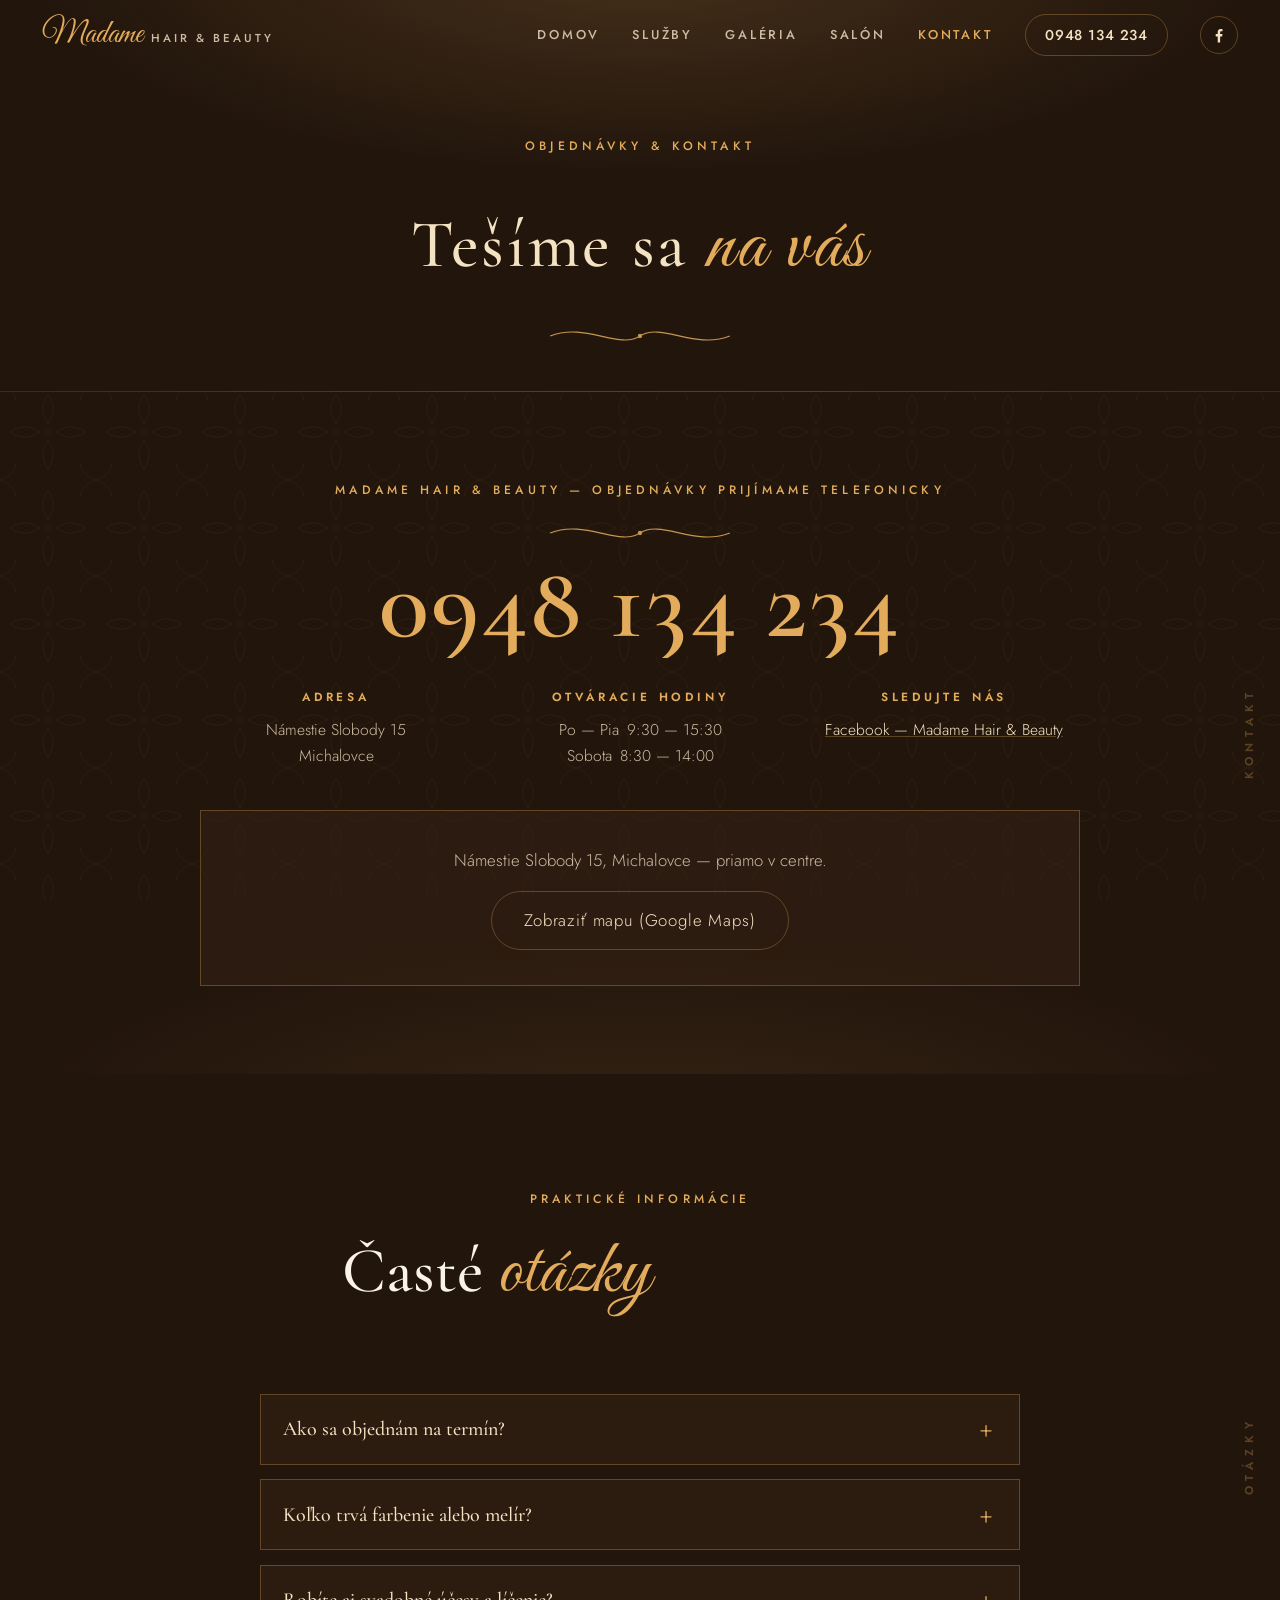
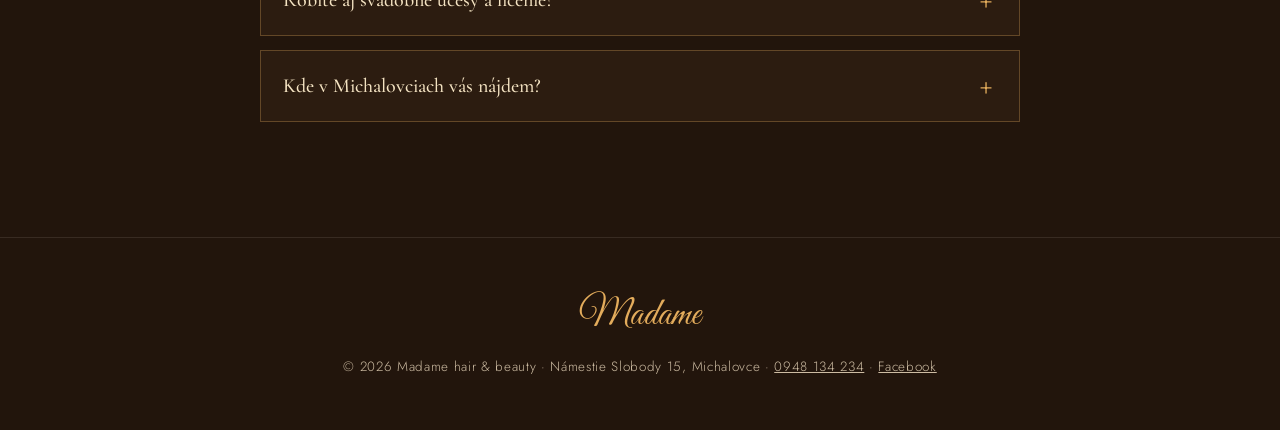
<file: kontakt.html>
<!DOCTYPE html>
<html lang="sk">
<head>
<meta charset="UTF-8">
<meta name="viewport" content="width=device-width, initial-scale=1.0">
<title>Kontakt a objednávky — 0948 134 234 | Madame hair &amp; beauty Michalovce</title>
<meta name="description" content="Objednajte sa do salónu Madame hair & beauty Michalovce na 0948 134 234. Námestie Slobody 15, otváracie hodiny Po–Pia 9:30–15:30, So 8:30–14:00.">
<meta name="robots" content="index, follow">
<meta name="theme-color" content="#170d08">
<script>
window.dataLayer = window.dataLayer || [];
function gtag(){dataLayer.push(arguments);}
gtag('consent', 'default', {
  ad_storage: 'denied', ad_user_data: 'denied', ad_personalization: 'denied',
  analytics_storage: 'denied', functionality_storage: 'denied',
  personalization_storage: 'denied', security_storage: 'granted', wait_for_update: 500
});
</script>
<script>(function(w,d,s,l,i){w[l]=w[l]||[];w[l].push({'gtm.start':
new Date().getTime(),event:'gtm.js'});var f=d.getElementsByTagName(s)[0],
j=d.createElement(s),dl=l!='dataLayer'?'&l='+l:'';j.async=true;j.src=
'https://www.googletagmanager.com/gtm.js?id='+i+dl;f.parentNode.insertBefore(j,f);
})(window,document,'script','dataLayer','GTM-NZXLTB38');</script>
<link rel="canonical" href="https://kadernictvomichalovce.sk/kontakt.html">
<link rel="icon" type="image/svg+xml" href="favicon.svg">
<link rel="apple-touch-icon" sizes="180x180" href="apple-touch-icon.png">

<meta property="og:type" content="website">
<meta property="og:locale" content="sk_SK">
<meta property="og:site_name" content="Madame hair &amp; beauty">
<meta property="og:title" content="Kontakt a objednávky — 0948 134 234 | Madame hair &amp; beauty Michalovce">
<meta property="og:description" content="Objednajte sa do salónu Madame hair & beauty Michalovce na 0948 134 234. Námestie Slobody 15, otváracie hodiny Po–Pia 9:30–15:30, So 8:30–14:00.">
<meta property="og:url" content="https://kadernictvomichalovce.sk/kontakt.html">
<meta property="og:image" content="https://kadernictvomichalovce.sk/images/vizitka-zena.webp">
<meta name="twitter:card" content="summary_large_image">

<script type="application/ld+json">
{
  "@context": "https://schema.org",
  "@type": "HairSalon",
  "name": "Madame hair & beauty",
  "description": "Kaderníctvo, mihalnice, účesy, líčenie a predlžovanie vlasov v Michalovciach.",
  "url": "https://kadernictvomichalovce.sk/",
  "telephone": "+421948134234",
  "image": "https://kadernictvomichalovce.sk/images/vizitka-zena.webp",
  "address": {
    "@type": "PostalAddress",
    "streetAddress": "Námestie Slobody 15",
    "postalCode": "071 01",
    "addressLocality": "Michalovce",
    "addressCountry": "SK"
  },
  "openingHoursSpecification": [
    { "@type": "OpeningHoursSpecification", "dayOfWeek": ["Monday","Tuesday","Wednesday","Thursday","Friday"], "opens": "09:30", "closes": "15:30" },
    { "@type": "OpeningHoursSpecification", "dayOfWeek": "Saturday", "opens": "08:30", "closes": "14:00" }
  ],
  "geo": { "@type": "GeoCoordinates", "latitude": 48.7553612, "longitude": 21.9120866 },
  "hasMap": "https://maps.google.com/?q=Kadernictvo+Madame+hair%26beauty,+N%C3%A1mestie+slobody+15,+Michalovce",
  "sameAs": ["https://www.facebook.com/profile.php?id=100063642699656"],
  "priceRange": "€€"
}
</script>

<link rel="preload" href="fonts/great-vibes-v21-latin_latin-ext-regular.woff2" as="font" type="font/woff2" crossorigin>
<link rel="preload" href="fonts/cormorant-garamond-v21-latin_latin-ext-500.woff2" as="font" type="font/woff2" crossorigin>
<link rel="stylesheet" href="css/style.css?v=28">
</head>
<body>
<header class="site-head" id="top">
  <a class="brand" href="index.html" id="brand" aria-label="Madame hair &amp; beauty — domov">
    <span class="brand-script">Madame</span>
    <span class="brand-sub">hair &amp; beauty</span>
  </a>
  <nav class="site-nav" id="mainnav" aria-label="Hlavná navigácia">
    <a href="index.html">Domov</a>
    <a href="sluzby.html">Služby</a>
    <a href="galeria.html">Galéria</a>
    <a href="salon.html">Salón</a>
    <a href="kontakt.html" class="is-active">Kontakt</a>
  </nav>
  <a class="head-cta magnetic" href="tel:+421948134234">0948 134 234</a>
  <a class="head-fb magnetic" href="https://www.facebook.com/profile.php?id=100063642699656" target="_blank" rel="noopener" aria-label="Facebook — Madame Hair &amp; Beauty"><svg viewBox="0 0 24 24" aria-hidden="true"><path d="M13.5 22v-8h2.7l.4-3.2h-3.1V8.7c0-.9.3-1.6 1.7-1.6h1.5V4.2C16.4 4.1 15.4 4 14.3 4c-2.4 0-4 1.4-4 4.1v2.7H7.6V14h2.7v8Z"/></svg></a>
  <button class="nav-toggle" aria-label="Menu" aria-expanded="false" aria-controls="mainnav"><span></span><span></span><span></span></button>
</header>

<main>

  <section class="page-head">
    <p class="byline">Objednávky &amp; kontakt</p>
    <h1>Tešíme sa <em>na vás</em></h1>
    <svg class="flourish flourish--center" viewBox="0 0 220 20" aria-hidden="true"><path d="M6 10 C 46 -6, 86 26, 110 10 C 134 -6, 174 26, 214 10"/><circle cx="110" cy="10" r="2.5"/></svg>
  </section>

  <section class="contact" id="kontakt" itemscope itemtype="https://schema.org/HairSalon">
    <span class="side-label" aria-hidden="true">Kontakt</span>
    <div class="contact-inner">
      <p class="byline rv"><span itemprop="name">Madame hair &amp; beauty</span> — objednávky prijímame telefonicky</p>
      <svg class="flourish flourish--center" viewBox="0 0 220 20" aria-hidden="true"><path d="M6 10 C 46 -6, 86 26, 110 10 C 134 -6, 174 26, 214 10"/><circle cx="110" cy="10" r="2.5"/></svg>
      <a class="tel-huge shimmer rv" href="tel:+421948134234" itemprop="telephone">0948 134 234</a>
      <div class="contact-meta rv">
        <div>
          <h3>Adresa</h3>
          <p itemprop="address" itemscope itemtype="https://schema.org/PostalAddress"><span itemprop="streetAddress">Námestie Slobody 15</span><br><span itemprop="addressLocality">Michalovce</span></p>
        </div>
        <div>
          <h3>Otváracie hodiny</h3>
          <p>Po — Pia&ensp;9:30 — 15:30<br>Sobota&ensp;8:30 — 14:00</p>
        </div>
        <div>
          <h3>Sledujte nás</h3>
          <p><a href="https://www.facebook.com/profile.php?id=100063642699656" rel="noopener" target="_blank">Facebook — Madame Hair &amp; Beauty</a></p>
        </div>
      </div>
    </div>

    <div class="map-facade rv" data-embed="https://www.google.com/maps?q=N%C3%A1mestie+Slobody+15,+Michalovce&output=embed">
      <p>Námestie Slobody 15, Michalovce — priamo v centre.</p>
      <button class="btn btn-ghost" type="button">Zobraziť mapu (Google Maps)</button>
    </div>
  </section>

  <section class="faq" id="faq">
    <span class="side-label" aria-hidden="true">Otázky</span>
    <header class="sec-head rv">
      <p class="byline">Praktické informácie</p>
      <h2>Časté <em>otázky</em></h2>
    </header>
    <div class="faq-list">
      <details class="rv">
        <summary>Ako sa objednám na termín?</summary>
        <p>Najjednoduchšie telefonicky na čísle 0948 134 234. Ak práve strihárne, farbíme alebo
        lepíme mihalnice, nedvíhame — pošlite SMS a ozveme sa hneď, ako budeme mať voľné ruky.</p>
      </details>
      <details class="rv">
        <summary>Koľko trvá farbenie alebo melír?</summary>
        <p>Podľa dĺžky a hustoty vlasov počítajte s dvomi až štyrmi hodinami. Pri objednaní vám
        povieme presnejší odhad, aby ste si vedeli naplánovať deň.</p>
      </details>
      <details class="rv">
        <summary>Robíte aj svadobné účesy a líčenie?</summary>
        <p>Áno — svadobný účes aj make-up pripravíme vopred na skúšku, aby ste vo veľký deň
        presne vedeli, ako budete vyzerať. Termíny na svadobnú sezónu odporúčame rezervovať skôr.</p>
      </details>
      <details class="rv">
        <summary>Kde v Michalovciach vás nájdem?</summary>
        <p>Na Námestí Slobody 15, priamo v centre mesta. Zastavíte sa k nám pohodlne pešo
        aj počas obedňajšej prestávky.</p>
      </details>
    </div>
  </section>

</main>

<footer class="site-foot">
  <span class="foot-script">Madame</span>
  <p>© 2026 Madame hair &amp; beauty · Námestie Slobody 15, Michalovce · <a href="tel:+421948134234">0948 134 234</a> · <a href="https://www.facebook.com/profile.php?id=100063642699656" target="_blank" rel="noopener">Facebook</a></p>
</footer>

<a class="sticky-cta magnetic" href="tel:+421948134234" aria-label="Objednať sa telefonicky">Objednať sa</a>

<script src="js/main.js?v=27"></script>
</body>
</html>
</file>
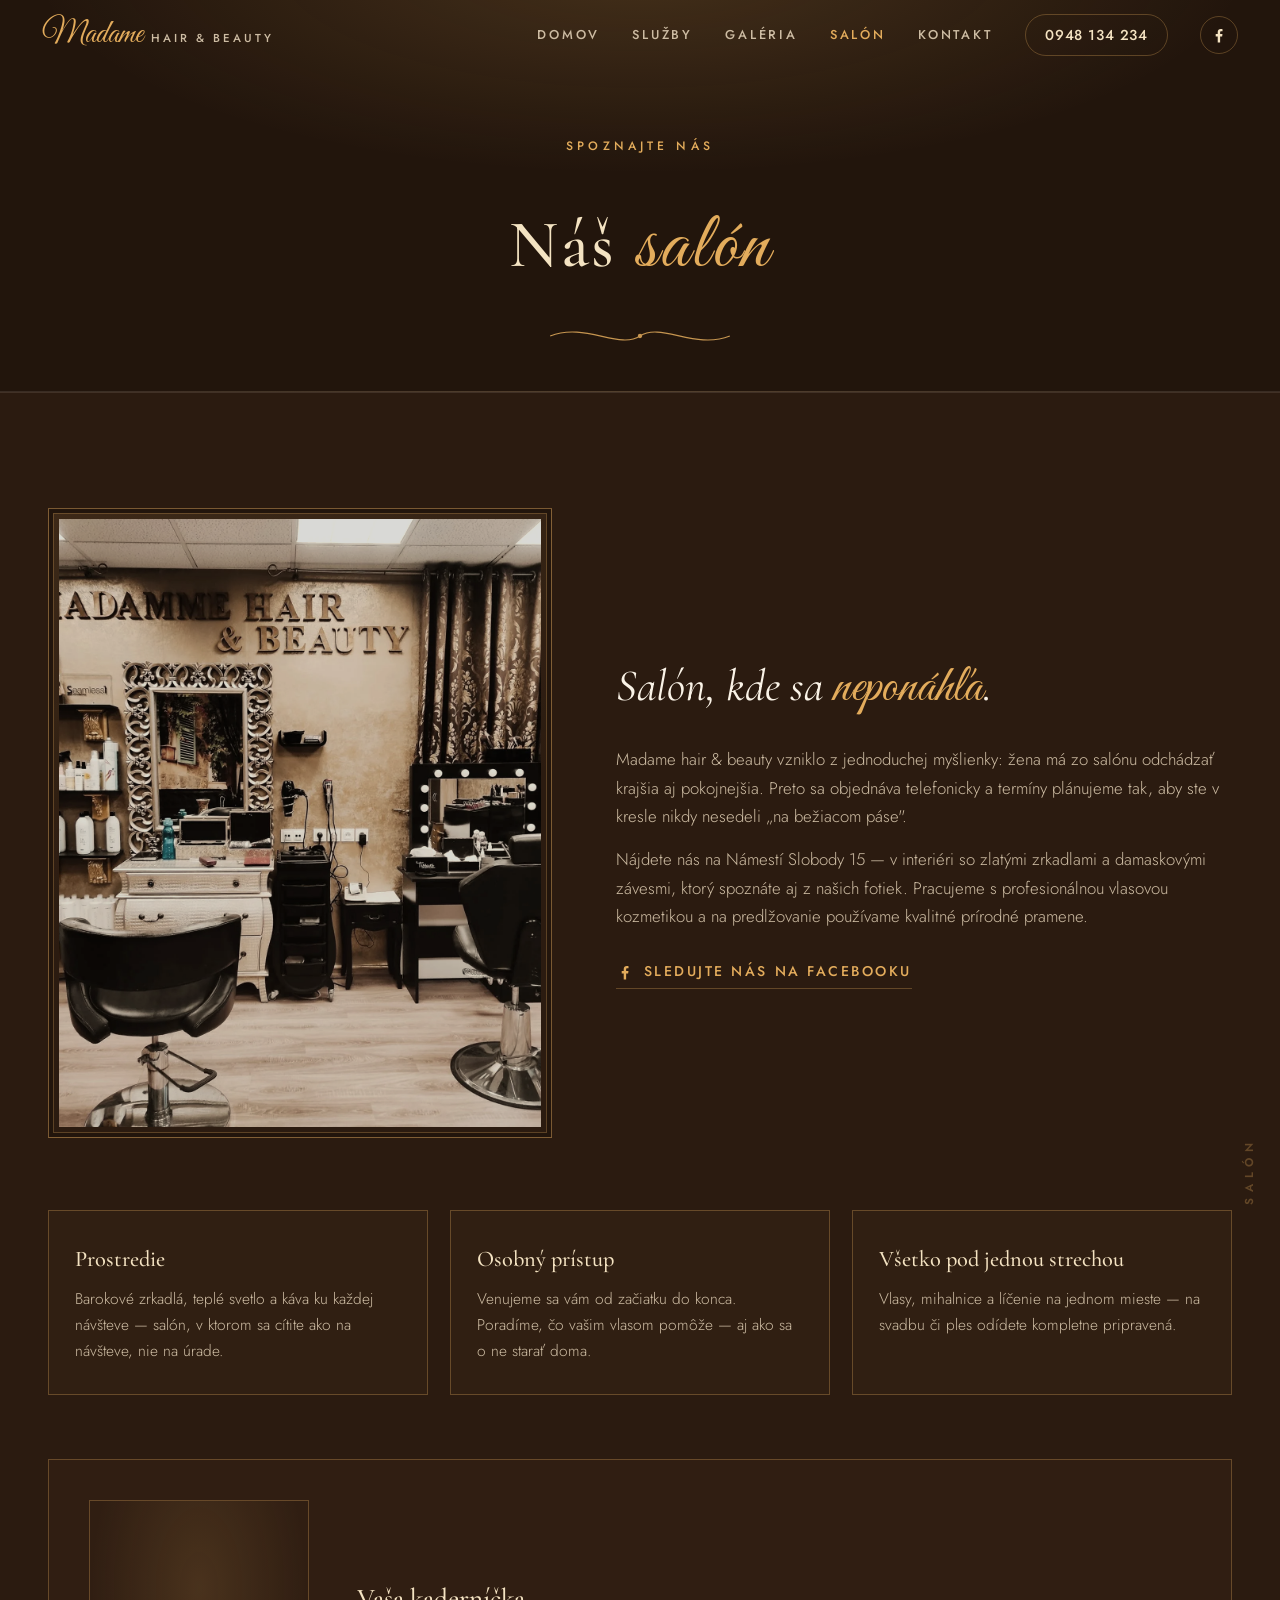
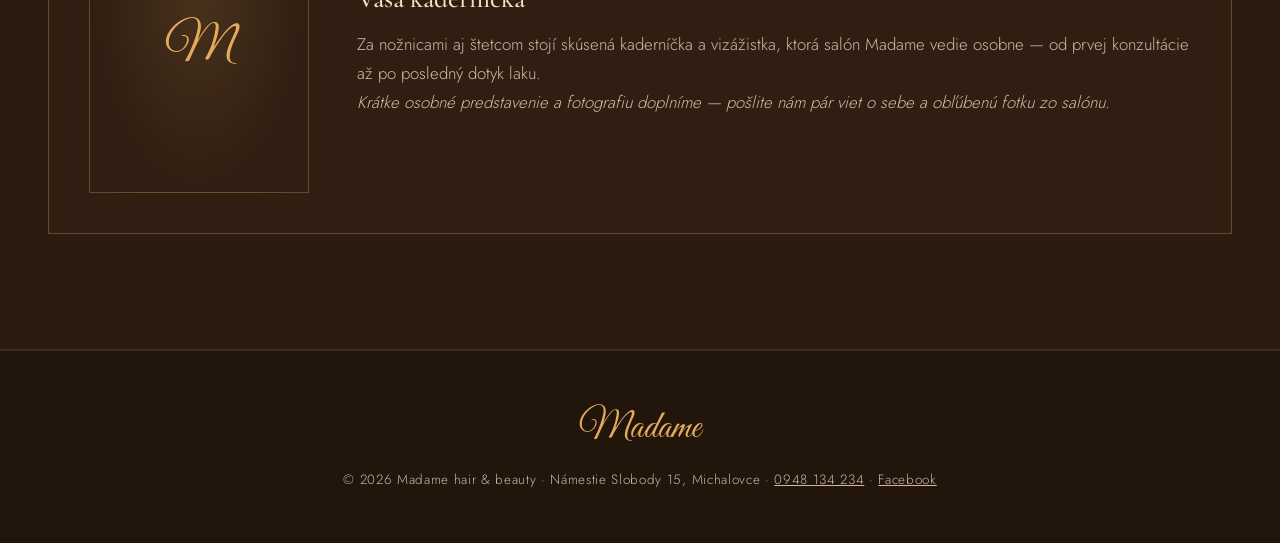
<file: salon.html>
<!DOCTYPE html>
<html lang="sk">
<head>
<meta charset="UTF-8">
<meta name="viewport" content="width=device-width, initial-scale=1.0">
<title>O salóne — Madame hair &amp; beauty, Námestie Slobody 15 Michalovce</title>
<meta name="description" content="Salón Madame hair & beauty v centre Michaloviec — vlasy, mihalnice a líčenie pod jednou strechou. Spoznajte náš salón na Námestí Slobody 15.">
<meta name="robots" content="index, follow">
<meta name="theme-color" content="#170d08">
<script>
window.dataLayer = window.dataLayer || [];
function gtag(){dataLayer.push(arguments);}
gtag('consent', 'default', {
  ad_storage: 'denied', ad_user_data: 'denied', ad_personalization: 'denied',
  analytics_storage: 'denied', functionality_storage: 'denied',
  personalization_storage: 'denied', security_storage: 'granted', wait_for_update: 500
});
</script>
<script>(function(w,d,s,l,i){w[l]=w[l]||[];w[l].push({'gtm.start':
new Date().getTime(),event:'gtm.js'});var f=d.getElementsByTagName(s)[0],
j=d.createElement(s),dl=l!='dataLayer'?'&l='+l:'';j.async=true;j.src=
'https://www.googletagmanager.com/gtm.js?id='+i+dl;f.parentNode.insertBefore(j,f);
})(window,document,'script','dataLayer','GTM-NZXLTB38');</script>
<link rel="canonical" href="https://kadernictvomichalovce.sk/salon.html">
<link rel="icon" type="image/svg+xml" href="favicon.svg">
<link rel="apple-touch-icon" sizes="180x180" href="apple-touch-icon.png">

<meta property="og:type" content="website">
<meta property="og:locale" content="sk_SK">
<meta property="og:site_name" content="Madame hair &amp; beauty">
<meta property="og:title" content="O salóne — Madame hair &amp; beauty, Námestie Slobody 15 Michalovce">
<meta property="og:description" content="Salón Madame hair & beauty v centre Michaloviec — vlasy, mihalnice a líčenie pod jednou strechou. Spoznajte náš salón na Námestí Slobody 15.">
<meta property="og:url" content="https://kadernictvomichalovce.sk/salon.html">
<meta property="og:image" content="https://kadernictvomichalovce.sk/images/vizitka-zena.webp">
<meta name="twitter:card" content="summary_large_image">

<link rel="preload" href="fonts/great-vibes-v21-latin_latin-ext-regular.woff2" as="font" type="font/woff2" crossorigin>
<link rel="preload" href="fonts/cormorant-garamond-v21-latin_latin-ext-500.woff2" as="font" type="font/woff2" crossorigin>
<link rel="stylesheet" href="css/style.css?v=28">
</head>
<body>
<header class="site-head" id="top">
  <a class="brand" href="index.html" id="brand" aria-label="Madame hair &amp; beauty — domov">
    <span class="brand-script">Madame</span>
    <span class="brand-sub">hair &amp; beauty</span>
  </a>
  <nav class="site-nav" id="mainnav" aria-label="Hlavná navigácia">
    <a href="index.html">Domov</a>
    <a href="sluzby.html">Služby</a>
    <a href="galeria.html">Galéria</a>
    <a href="salon.html" class="is-active">Salón</a>
    <a href="kontakt.html">Kontakt</a>
  </nav>
  <a class="head-cta magnetic" href="tel:+421948134234">0948 134 234</a>
  <a class="head-fb magnetic" href="https://www.facebook.com/profile.php?id=100063642699656" target="_blank" rel="noopener" aria-label="Facebook — Madame Hair &amp; Beauty"><svg viewBox="0 0 24 24" aria-hidden="true"><path d="M13.5 22v-8h2.7l.4-3.2h-3.1V8.7c0-.9.3-1.6 1.7-1.6h1.5V4.2C16.4 4.1 15.4 4 14.3 4c-2.4 0-4 1.4-4 4.1v2.7H7.6V14h2.7v8Z"/></svg></a>
  <button class="nav-toggle" aria-label="Menu" aria-expanded="false" aria-controls="mainnav"><span></span><span></span><span></span></button>
</header>

<main>

  <section class="page-head">
    <p class="byline">Spoznajte nás</p>
    <h1>Náš <em>salón</em></h1>
    <svg class="flourish flourish--center" viewBox="0 0 220 20" aria-hidden="true"><path d="M6 10 C 46 -6, 86 26, 110 10 C 134 -6, 174 26, 214 10"/><circle cx="110" cy="10" r="2.5"/></svg>
  </section>

  <section class="about" id="salon">
    <span class="side-label" aria-hidden="true">Salón</span>
    <div class="about-grid">
      <figure class="about-photo curtain rv">
        <img src="images/salon-real.webp" alt="Interiér salónu Madame hair &amp; beauty v Michalovciach — zlaté zrkadlá a damaskové závesy" loading="lazy" width="2048" height="1532">
        <span class="photo-shine" aria-hidden="true"></span>
      </figure>
      <div class="about-copy rv">
        <p class="quote">Salón, kde sa <span class="q-script">neponáhľa</span>.</p>
        <p>Madame hair &amp; beauty vzniklo z jednoduchej myšlienky: žena má zo salónu odchádzať
        krajšia aj pokojnejšia. Preto sa objednáva telefonicky a termíny plánujeme tak,
        aby ste v kresle nikdy nesedeli „na bežiacom páse".</p>
        <p>Nájdete nás na Námestí Slobody 15 — v interiéri so zlatými zrkadlami a damaskovými
        závesmi, ktorý spoznáte aj z našich fotiek. Pracujeme s profesionálnou vlasovou
        kozmetikou a na predlžovanie používame kvalitné prírodné pramene.</p>
        <a class="fb-link magnetic" href="https://www.facebook.com/profile.php?id=100063642699656" rel="noopener" target="_blank">
          <svg viewBox="0 0 24 24" aria-hidden="true"><path d="M13.5 22v-8h2.7l.4-3.2h-3.1V8.7c0-.9.3-1.6 1.7-1.6h1.5V4.2C16.4 4.1 15.4 4 14.3 4c-2.4 0-4 1.4-4 4.1v2.7H7.6V14h2.7v8Z"/></svg>
          Sledujte nás na Facebooku
        </a>
      </div>
    </div>

    <div class="value-grid">
      <div class="value-card rv">
        <h3>Prostredie</h3>
        <p>Barokové zrkadlá, teplé svetlo a káva ku každej návšteve — salón, v ktorom sa
        cítite ako na návšteve, nie na úrade.</p>
      </div>
      <div class="value-card rv">
        <h3>Osobný prístup</h3>
        <p>Venujeme sa vám od začiatku do konca. Poradíme, čo vašim vlasom pomôže —
        aj ako sa o ne starať doma.</p>
      </div>
      <div class="value-card rv">
        <h3>Všetko pod jednou strechou</h3>
        <p>Vlasy, mihalnice a líčenie na jednom mieste — na svadbu či ples odídete
        kompletne pripravená.</p>
      </div>
    </div>

    <div class="team-grid rv">
      <div class="team-photo" role="img" aria-label="Fotografia kaderníčky — doplníme">
        <span>M</span>
      </div>
      <div class="team-copy">
        <h3>Vaša kaderníčka</h3>
        <p>Za nožnicami aj štetcom stojí skúsená kaderníčka a vizážistka, ktorá salón
        Madame vedie osobne — od prvej konzultácie až po posledný dotyk laku.</p>
        <p><em>Krátke osobné predstavenie a fotografiu doplníme — pošlite nám pár viet
        o sebe a obľúbenú fotku zo salónu.</em></p>
      </div>
    </div>
  </section>

</main>

<footer class="site-foot">
  <span class="foot-script">Madame</span>
  <p>© 2026 Madame hair &amp; beauty · Námestie Slobody 15, Michalovce · <a href="tel:+421948134234">0948 134 234</a> · <a href="https://www.facebook.com/profile.php?id=100063642699656" target="_blank" rel="noopener">Facebook</a></p>
</footer>

<a class="sticky-cta magnetic" href="tel:+421948134234" aria-label="Objednať sa telefonicky">Objednať sa</a>

<script src="js/main.js?v=27"></script>
</body>
</html>
</file>
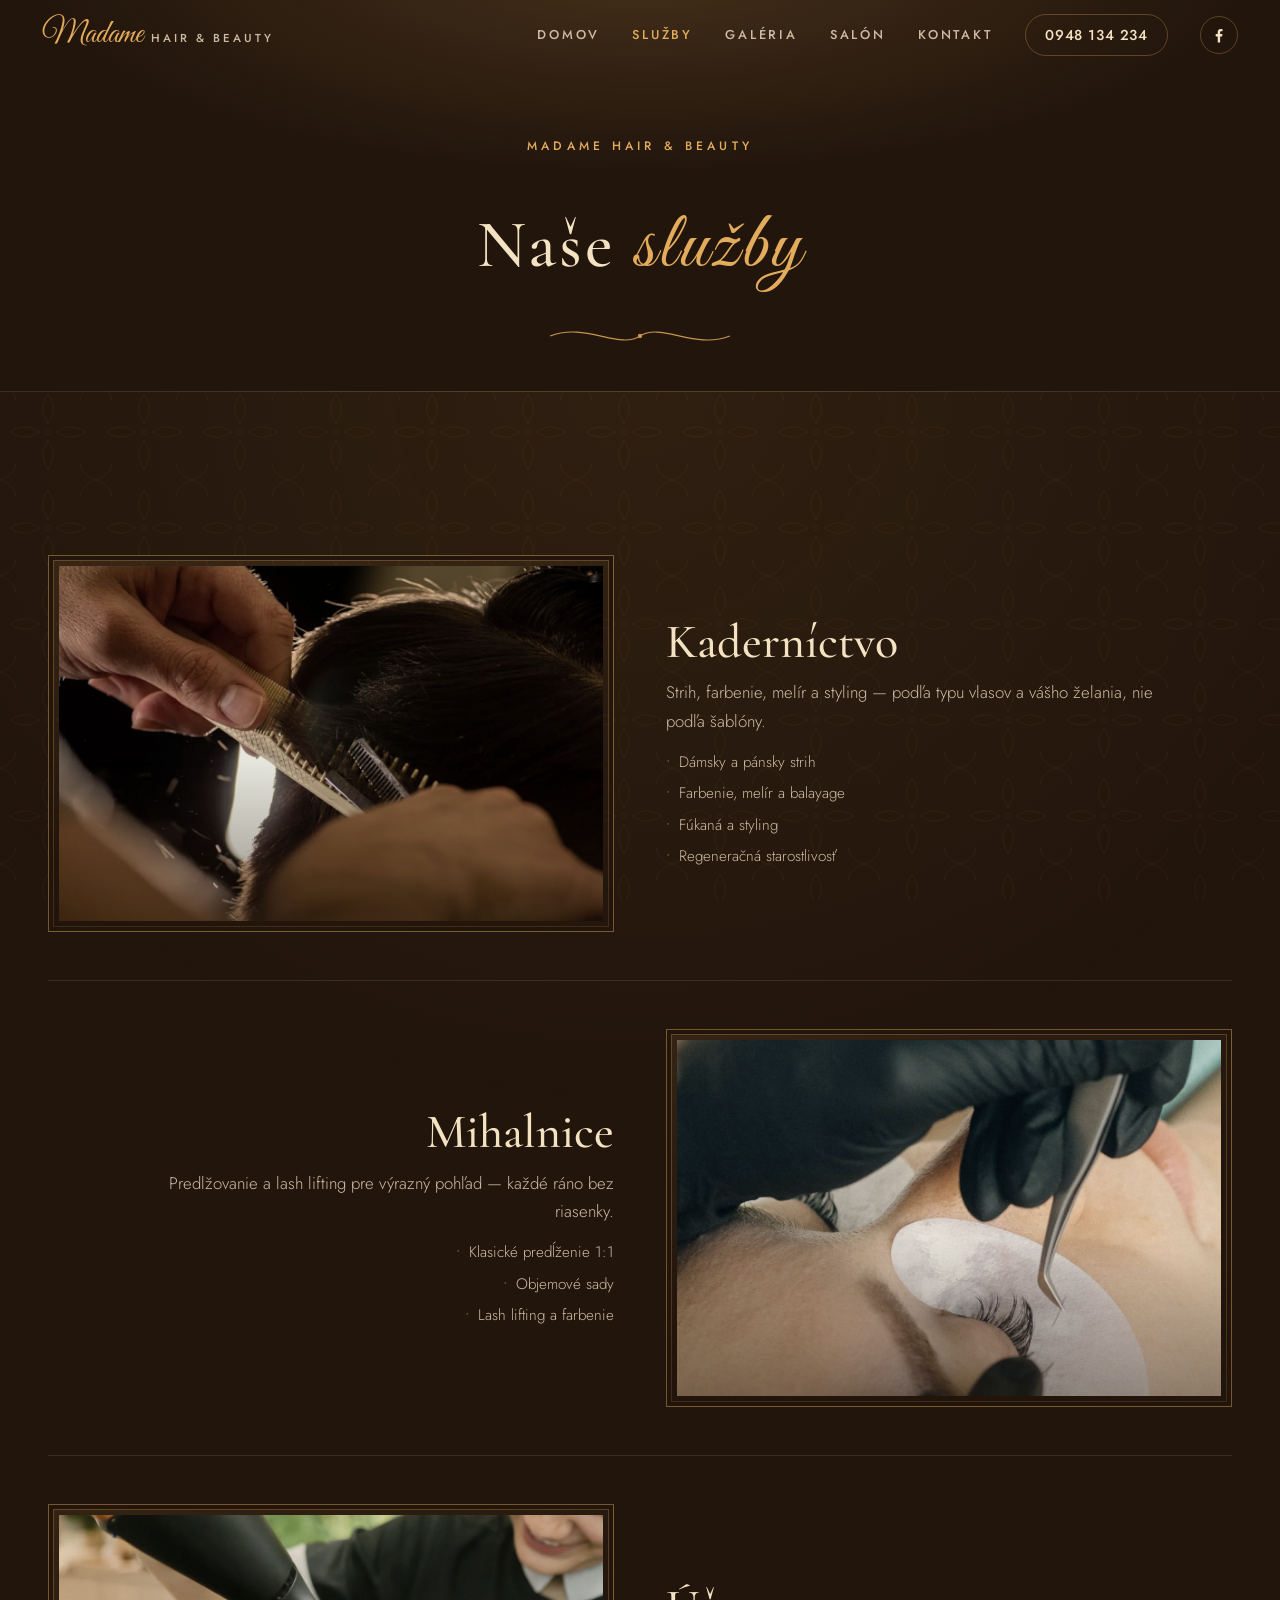
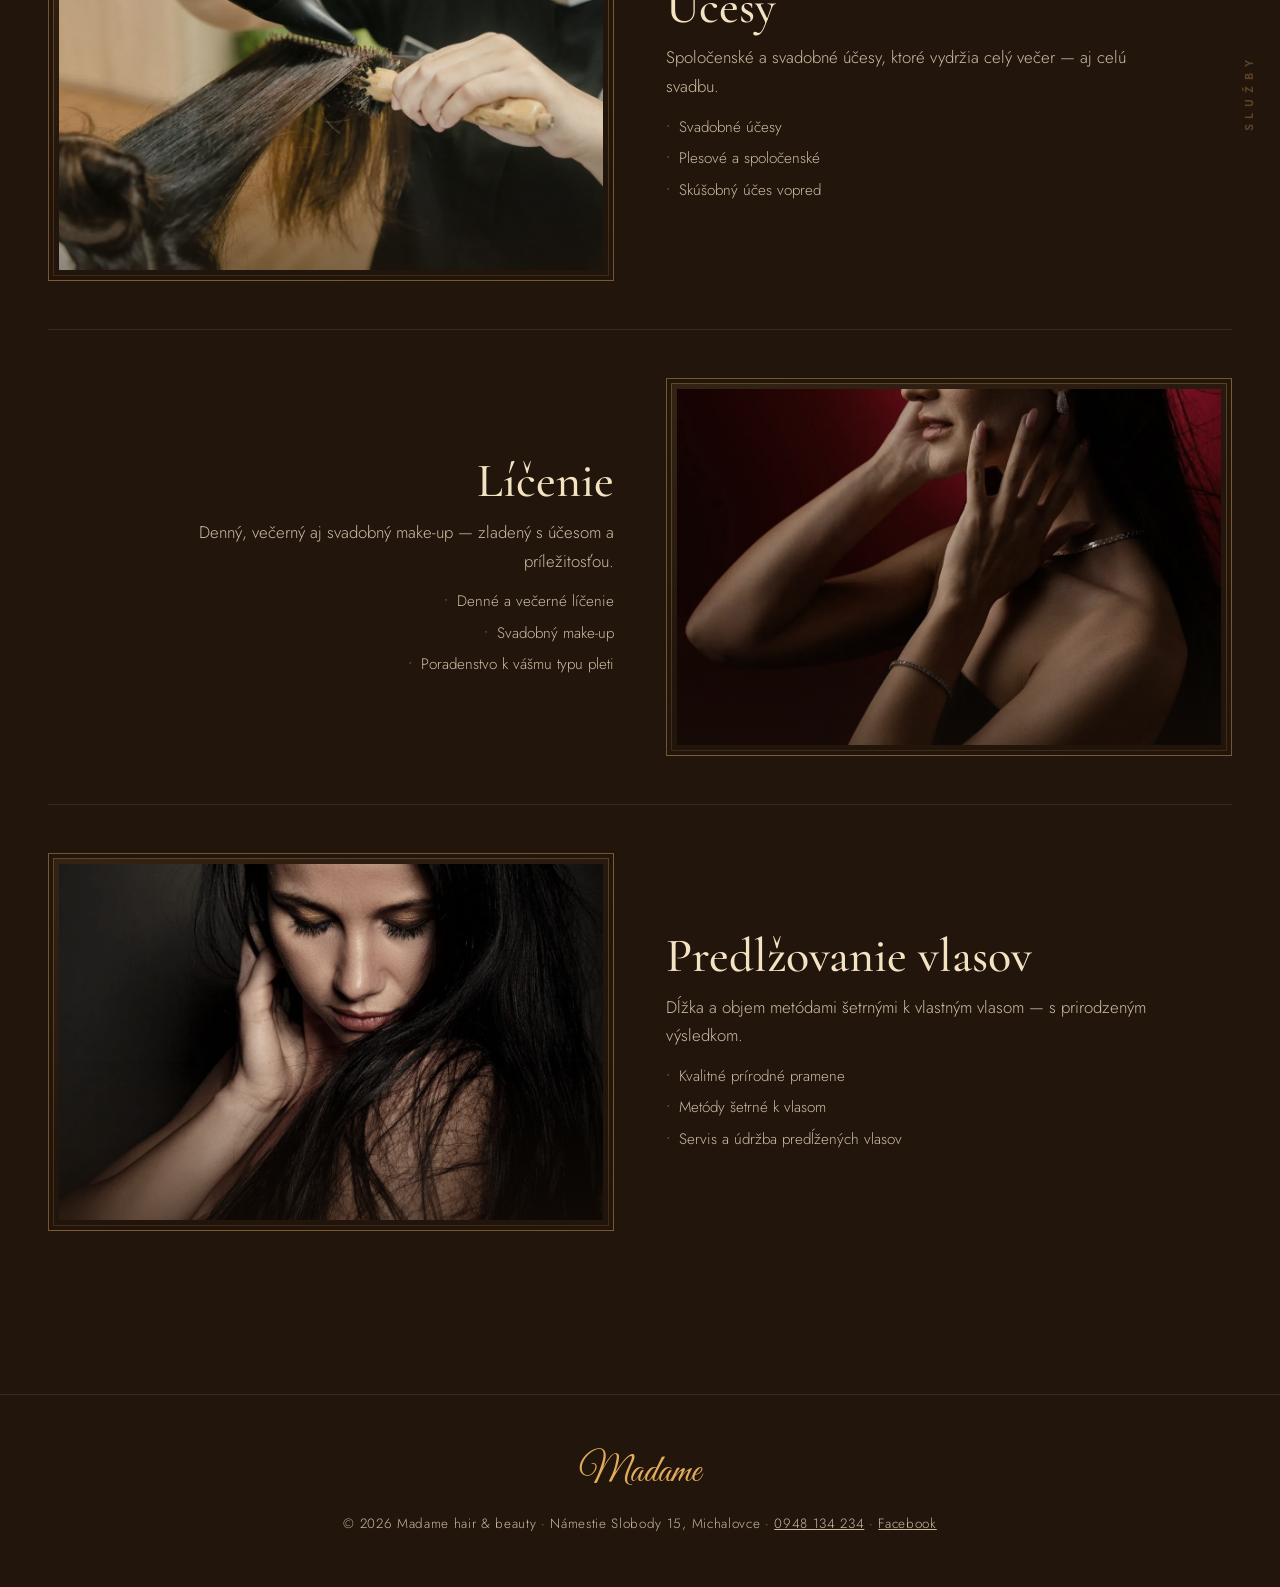
<file: sluzby.html>
<!DOCTYPE html>
<html lang="sk">
<head>
<meta charset="UTF-8">
<meta name="viewport" content="width=device-width, initial-scale=1.0">
<title>Služby — kaderníctvo, mihalnice, účesy, líčenie | Madame Michalovce</title>
<meta name="description" content="Kompletné služby salónu Madame hair & beauty Michalovce: strih a farbenie, predlžovanie mihalníc, svadobné účesy, líčenie a predlžovanie vlasov. Tel. 0948 134 234.">
<meta name="robots" content="index, follow">
<meta name="theme-color" content="#170d08">
<script>
window.dataLayer = window.dataLayer || [];
function gtag(){dataLayer.push(arguments);}
gtag('consent', 'default', {
  ad_storage: 'denied', ad_user_data: 'denied', ad_personalization: 'denied',
  analytics_storage: 'denied', functionality_storage: 'denied',
  personalization_storage: 'denied', security_storage: 'granted', wait_for_update: 500
});
</script>
<script>(function(w,d,s,l,i){w[l]=w[l]||[];w[l].push({'gtm.start':
new Date().getTime(),event:'gtm.js'});var f=d.getElementsByTagName(s)[0],
j=d.createElement(s),dl=l!='dataLayer'?'&l='+l:'';j.async=true;j.src=
'https://www.googletagmanager.com/gtm.js?id='+i+dl;f.parentNode.insertBefore(j,f);
})(window,document,'script','dataLayer','GTM-NZXLTB38');</script>
<link rel="canonical" href="https://kadernictvomichalovce.sk/sluzby.html">
<link rel="icon" type="image/svg+xml" href="favicon.svg">
<link rel="apple-touch-icon" sizes="180x180" href="apple-touch-icon.png">

<meta property="og:type" content="website">
<meta property="og:locale" content="sk_SK">
<meta property="og:site_name" content="Madame hair &amp; beauty">
<meta property="og:title" content="Služby — kaderníctvo, mihalnice, účesy, líčenie | Madame Michalovce">
<meta property="og:description" content="Kompletné služby salónu Madame hair & beauty Michalovce: strih a farbenie, predlžovanie mihalníc, svadobné účesy, líčenie a predlžovanie vlasov. Tel. 0948 134 234.">
<meta property="og:url" content="https://kadernictvomichalovce.sk/sluzby.html">
<meta property="og:image" content="https://kadernictvomichalovce.sk/images/vizitka-zena.webp">
<meta name="twitter:card" content="summary_large_image">

<link rel="preload" href="fonts/great-vibes-v21-latin_latin-ext-regular.woff2" as="font" type="font/woff2" crossorigin>
<link rel="preload" href="fonts/cormorant-garamond-v21-latin_latin-ext-500.woff2" as="font" type="font/woff2" crossorigin>
<link rel="stylesheet" href="css/style.css?v=28">
</head>
<body>
<header class="site-head" id="top">
  <a class="brand" href="index.html" id="brand" aria-label="Madame hair &amp; beauty — domov">
    <span class="brand-script">Madame</span>
    <span class="brand-sub">hair &amp; beauty</span>
  </a>
  <nav class="site-nav" id="mainnav" aria-label="Hlavná navigácia">
    <a href="index.html">Domov</a>
    <a href="sluzby.html" class="is-active">Služby</a>
    <a href="galeria.html">Galéria</a>
    <a href="salon.html">Salón</a>
    <a href="kontakt.html">Kontakt</a>
  </nav>
  <a class="head-cta magnetic" href="tel:+421948134234">0948 134 234</a>
  <a class="head-fb magnetic" href="https://www.facebook.com/profile.php?id=100063642699656" target="_blank" rel="noopener" aria-label="Facebook — Madame Hair &amp; Beauty"><svg viewBox="0 0 24 24" aria-hidden="true"><path d="M13.5 22v-8h2.7l.4-3.2h-3.1V8.7c0-.9.3-1.6 1.7-1.6h1.5V4.2C16.4 4.1 15.4 4 14.3 4c-2.4 0-4 1.4-4 4.1v2.7H7.6V14h2.7v8Z"/></svg></a>
  <button class="nav-toggle" aria-label="Menu" aria-expanded="false" aria-controls="mainnav"><span></span><span></span><span></span></button>
</header>

<main>

  <section class="page-head">
    <p class="byline">Madame hair &amp; beauty</p>
    <h1>Naše <em>služby</em></h1>
    <svg class="flourish flourish--center" viewBox="0 0 220 20" aria-hidden="true"><path d="M6 10 C 46 -6, 86 26, 110 10 C 134 -6, 174 26, 214 10"/><circle cx="110" cy="10" r="2.5"/></svg>
  </section>

  <section class="services" id="sluzby">
    <span class="side-label" aria-hidden="true">Služby</span>


    <article class="svc rv">
      <figure class="svc-photo curtain">
        <img src="images/kadernictvo.webp" alt="Kaderníčka strihá vlasy hrebeňom a nožnicami — kaderníctvo Michalovce" loading="lazy" width="1200" height="800">
        <span class="photo-shine" aria-hidden="true"></span>
      </figure>
      <div class="svc-copy">
        <h3 id="kadernictvo"><a href="tel:+421948134234">Kaderníctvo</a></h3>
        <p>Strih, farbenie, melír a styling — podľa typu vlasov a vášho želania,
        nie podľa šablóny.</p>
        <ul class="svc-list"><li>Dámsky a pánsky strih</li><li>Farbenie, melír a balayage</li><li>Fúkaná a styling</li><li>Regeneračná starostlivosť</li></ul>
      </div>
    </article>

    <article class="svc svc-flip rv">
      <figure class="svc-photo curtain">
        <img src="images/mihalnice.webp" alt="Aplikácia predĺžených mihalníc pinzetou v beauty salóne" loading="lazy" width="1200" height="800">
        <span class="photo-shine" aria-hidden="true"></span>
      </figure>
      <div class="svc-copy">
        <h3 id="mihalnice"><a href="tel:+421948134234">Mihalnice</a></h3>
        <p>Predlžovanie a lash lifting pre výrazný pohľad —
        každé ráno bez riasenky.</p>
        <ul class="svc-list"><li>Klasické predĺženie 1:1</li><li>Objemové sady</li><li>Lash lifting a farbenie</li></ul>
      </div>
    </article>

    <article class="svc rv">
      <figure class="svc-photo curtain">
        <img src="images/ucesy.webp" alt="Fúkanie a styling dlhých vlasov kefou — spoločenské účesy" loading="lazy" width="1200" height="800">
        <span class="photo-shine" aria-hidden="true"></span>
      </figure>
      <div class="svc-copy">
        <h3 id="ucesy"><a href="tel:+421948134234">Účesy</a></h3>
        <p>Spoločenské a svadobné účesy, ktoré vydržia celý večer —
        aj celú svadbu.</p>
        <ul class="svc-list"><li>Svadobné účesy</li><li>Plesové a spoločenské</li><li>Skúšobný účes vopred</li></ul>
      </div>
    </article>

    <article class="svc svc-flip rv">
      <figure class="svc-photo curtain">
        <img src="images/licenie.webp" alt="Profil ženy s profesionálnym make-upom v dramatickom svetle" loading="lazy" width="1200" height="800">
        <span class="photo-shine" aria-hidden="true"></span>
      </figure>
      <div class="svc-copy">
        <h3 id="licenie"><a href="tel:+421948134234">Líčenie</a></h3>
        <p>Denný, večerný aj svadobný make-up — zladený s účesom
        a príležitosťou.</p>
        <ul class="svc-list"><li>Denné a večerné líčenie</li><li>Svadobný make-up</li><li>Poradenstvo k vášmu typu pleti</li></ul>
      </div>
    </article>

    <article class="svc rv">
      <figure class="svc-photo curtain">
        <img src="images/predlzovanie.webp" alt="Žena s dlhými hustými tmavými vlasmi — predlžovanie vlasov" loading="lazy" width="1200" height="800">
        <span class="photo-shine" aria-hidden="true"></span>
      </figure>
      <div class="svc-copy">
        <h3 id="predlzovanie"><a href="tel:+421948134234">Predlžovanie vlasov</a></h3>
        <p>Dĺžka a objem metódami šetrnými k vlastným vlasom —
        s prirodzeným výsledkom.</p>
        <ul class="svc-list"><li>Kvalitné prírodné pramene</li><li>Metódy šetrné k vlasom</li><li>Servis a údržba predĺžených vlasov</li></ul>
      </div>
    </article>
  </section>

</main>

<footer class="site-foot">
  <span class="foot-script">Madame</span>
  <p>© 2026 Madame hair &amp; beauty · Námestie Slobody 15, Michalovce · <a href="tel:+421948134234">0948 134 234</a> · <a href="https://www.facebook.com/profile.php?id=100063642699656" target="_blank" rel="noopener">Facebook</a></p>
</footer>

<a class="sticky-cta magnetic" href="tel:+421948134234" aria-label="Objednať sa telefonicky">Objednať sa</a>

<script src="js/main.js?v=27"></script>
</body>
</html>
</file>
<file: css/style.css>
/* ============================================================
   Madame hair & beauty — kadernictvomichalovce.sk
   Koncept „fashion editoriál" — espresso + zlato z vizitky
   Fonty self-host (GDPR), žiadne externé requesty
   ============================================================ */

/* ---------- fonty ---------- */

@font-face { font-family: "Great Vibes"; font-style: normal; font-weight: 400; font-display: swap;
  src: url("../fonts/great-vibes-v21-latin_latin-ext-regular.woff2") format("woff2"); }

@font-face { font-family: "Cormorant Garamond"; font-style: normal; font-weight: 400; font-display: swap;
  src: url("../fonts/cormorant-garamond-v21-latin_latin-ext-regular.woff2") format("woff2"); }
@font-face { font-family: "Cormorant Garamond"; font-style: normal; font-weight: 500; font-display: swap;
  src: url("../fonts/cormorant-garamond-v21-latin_latin-ext-500.woff2") format("woff2"); }
@font-face { font-family: "Cormorant Garamond"; font-style: normal; font-weight: 600; font-display: swap;
  src: url("../fonts/cormorant-garamond-v21-latin_latin-ext-600.woff2") format("woff2"); }
@font-face { font-family: "Cormorant Garamond"; font-style: italic; font-weight: 400; font-display: swap;
  src: url("../fonts/cormorant-garamond-v21-latin_latin-ext-italic.woff2") format("woff2"); }
@font-face { font-family: "Cormorant Garamond"; font-style: italic; font-weight: 500; font-display: swap;
  src: url("../fonts/cormorant-garamond-v21-latin_latin-ext-500italic.woff2") format("woff2"); }

@font-face { font-family: "Jost"; font-style: normal; font-weight: 300; font-display: swap;
  src: url("../fonts/jost-v20-latin_latin-ext-300.woff2") format("woff2"); }
@font-face { font-family: "Jost"; font-style: normal; font-weight: 400; font-display: swap;
  src: url("../fonts/jost-v20-latin_latin-ext-regular.woff2") format("woff2"); }
@font-face { font-family: "Jost"; font-style: normal; font-weight: 500; font-display: swap;
  src: url("../fonts/jost-v20-latin_latin-ext-500.woff2") format("woff2"); }
@font-face { font-family: "Jost"; font-style: normal; font-weight: 600; font-display: swap;
  src: url("../fonts/jost-v20-latin_latin-ext-600.woff2") format("woff2"); }

/* ---------- tokeny ---------- */

:root {
  --noir: #22150c;
  --noir-2: #2b1b10;
  --surface: #362314;
  --gold: #e3ac5c;
  --gold-deep: #c08a42;
  --champagne: #f4e3c2;
  --cream: #faf3e7;
  --cream-dim: #cdbCA3;
  --line: rgba(227, 172, 92, 0.3);
  --line-soft: rgba(250, 243, 231, 0.1);

  --script: "Great Vibes", cursive;
  --serif: "Cormorant Garamond", Georgia, serif;
  --sans: "Jost", system-ui, sans-serif;

  --wrap: 1200px;
  --ease-lux: cubic-bezier(0.22, 0.61, 0.36, 1);
}

* { margin: 0; padding: 0; box-sizing: border-box; }

html { scroll-behavior: smooth; }

body {
  background: var(--noir);
  color: var(--cream);
  font-family: var(--sans);
  font-weight: 300;
  font-size: 1.05rem;
  line-height: 1.7;
  -webkit-font-smoothing: antialiased;
  overflow-x: hidden;
}

/* damaskový vzor po celej stránke — ako brokátové závesy a tapeta salónu */
body::before {
  content: "";
  position: fixed;
  inset: 0;
  z-index: 0;
  pointer-events: none;
  opacity: 0.065;
  background: url("data:image/svg+xml,%3Csvg xmlns='http://www.w3.org/2000/svg' width='96' height='96' viewBox='0 0 96 96'%3E%3Cg fill='none' stroke='%23d9a55c' stroke-width='1'%3E%3Cpath d='M48 10c7 12 7 17 0 30c-7-13-7-18 0-30z'/%3E%3Cpath d='M48 56c7 12 7 17 0 30c-7-13-7-18 0-30z'/%3E%3Cpath d='M10 48c12-7 17-7 30 0c-13 7-18 7-30 0z'/%3E%3Cpath d='M56 48c12-7 17-7 30 0c-13 7-18 7-30 0z'/%3E%3Ccircle cx='48' cy='48' r='3'/%3E%3Cpath d='M0 0c8 2 14 8 16 16M96 0c-8 2-14 8-16 16M0 96c8-2 14-8 16-16M96 96c-8-2-14-8-16-16'/%3E%3C/g%3E%3C/svg%3E") repeat;
  background-size: 96px 96px;
}

main, .site-foot { position: relative; z-index: 1; }

img { display: block; max-width: 100%; height: auto; }

a { color: inherit; }

.sr-only {
  position: absolute;
  width: 1px; height: 1px;
  overflow: hidden;
  clip: rect(0 0 0 0);
  white-space: nowrap;
}

:focus-visible { outline: 2px solid var(--gold); outline-offset: 3px; border-radius: 3px; }

::selection { background: var(--gold); color: var(--noir); }

/* ---------- hlavička ---------- */

.site-head {
  position: fixed;
  inset: 0 0 auto 0;
  z-index: 60;
  display: flex;
  align-items: center;
  gap: 2rem;
  padding: 0.85rem clamp(1.1rem, 4vw, 2.6rem);
  transition: background 0.4s var(--ease-lux), box-shadow 0.4s var(--ease-lux);
}

.site-head.is-solid {
  background: rgba(34, 21, 12, 0.9);
  backdrop-filter: blur(18px) saturate(1.3);
  -webkit-backdrop-filter: blur(18px) saturate(1.3);
  box-shadow: 0 1px 0 var(--line);
}

.brand { display: flex; align-items: baseline; gap: 0.55rem; text-decoration: none; }

.brand-script { font-family: var(--script); font-size: 2rem; color: var(--gold); line-height: 1; }

.brand-sub {
  font-size: 0.72rem;
  font-weight: 500;
  letter-spacing: 0.26em;
  text-transform: uppercase;
  color: var(--cream-dim);
}

.site-nav { margin-left: auto; display: flex; gap: 2rem; }

.site-nav a {
  text-decoration: none;
  font-size: 0.8rem;
  font-weight: 500;
  letter-spacing: 0.22em;
  text-transform: uppercase;
  color: var(--cream-dim);
  transition: color 0.25s;
}

.site-nav a:hover { color: var(--gold); }

.site-nav a.is-active { color: var(--gold); }

/* ---------- page-head podstránok ---------- */

.page-head {
  padding: 8.5rem clamp(1.25rem, 5vw, 3rem) 2.8rem;
  text-align: center;
  background:
    radial-gradient(ellipse 70% 80% at 50% -10%, rgba(227, 172, 92, 0.18), transparent 68%),
    var(--noir);
  border-bottom: 1px solid var(--line-soft);
}

.page-head h1 {
  font-family: var(--serif);
  font-weight: 500;
  font-size: clamp(2.6rem, 6vw, 4.2rem);
  letter-spacing: 0.04em;
  color: var(--champagne);
}

.page-head h1 em {
  font-family: var(--script);
  font-style: normal;
  font-weight: 400;
  font-size: 1.2em;
  color: var(--gold);
}

.page-head .flourish { margin-top: 0.6rem; }

/* ---------- index rozcestník služieb ---------- */

.svc-index { max-width: var(--wrap); margin: 0 auto; display: grid; }

.svc-index a {
  display: flex;
  justify-content: space-between;
  align-items: baseline;
  gap: 1rem;
  flex-wrap: wrap;
  text-decoration: none;
  padding: 1.25rem 0.2rem;
  border-top: 1px solid var(--line-soft);
  transition: padding-left 0.3s var(--ease-lux);
}

.svc-index a:last-child { border-bottom: 1px solid var(--line-soft); }

.svc-index span {
  font-family: var(--serif);
  font-weight: 500;
  font-size: clamp(1.7rem, 3.5vw, 2.5rem);
  line-height: 1.1;
  color: var(--champagne);
  transition: color 0.3s;
}

.svc-index em {
  font-style: normal;
  font-size: 0.82rem;
  letter-spacing: 0.2em;
  text-transform: uppercase;
  color: var(--cream-dim);
}

.svc-index a:hover { padding-left: 1rem; }
.svc-index a:hover span { color: var(--gold); }

.more-wrap { max-width: var(--wrap); margin: 2.4rem auto 0; text-align: center; }

.head-cta {
  white-space: nowrap;
  text-decoration: none;
  font-weight: 500;
  font-size: 0.9rem;
  letter-spacing: 0.06em;
  color: var(--champagne);
  border: 1px solid var(--line);
  padding: 0.5rem 1.2rem;
  border-radius: 999px;
  transition: border-color 0.3s, color 0.3s, background 0.3s;
}

.head-cta:hover { border-color: var(--gold); color: var(--noir); background: var(--gold); }

.head-fb {
  display: inline-flex;
  align-items: center;
  justify-content: center;
  width: 38px;
  height: 38px;
  border: 1px solid var(--line);
  border-radius: 50%;
  color: var(--champagne);
  transition: background 0.3s, color 0.3s, border-color 0.3s;
}

.head-fb svg { width: 18px; height: 18px; fill: currentColor; }

.head-fb:hover { background: var(--gold); color: var(--noir); border-color: var(--gold); }

.nav-toggle {
  display: none;
  width: 40px;
  height: 40px;
  flex: 0 0 auto;
  border: 1px solid var(--line);
  border-radius: 50%;
  background: none;
  cursor: pointer;
  padding: 0;
}

.nav-toggle span {
  display: block;
  width: 15px;
  height: 1.5px;
  margin: 3.5px auto;
  background: var(--gold);
  transition: transform 0.3s var(--ease-lux), opacity 0.3s;
}

.nav-toggle.is-open span:nth-child(1) { transform: translateY(5px) rotate(45deg); }
.nav-toggle.is-open span:nth-child(2) { opacity: 0; }
.nav-toggle.is-open span:nth-child(3) { transform: translateY(-5px) rotate(-45deg); }

/* ---------- hero — editorial split ---------- */

.hero {
  position: relative;
  min-height: 100svh;
  display: grid;
  grid-template-columns: 1.05fr 0.95fr;
  align-items: center;
  background:
    radial-gradient(ellipse 75% 60% at 15% 28%, rgba(227, 172, 92, 0.16), transparent 68%),
    var(--noir);
}

.hero-copy {
  position: relative;
  z-index: 2;
  padding: 7.5rem clamp(1.25rem, 5vw, 4rem) 4rem;
  margin-right: clamp(-14rem, -12vw, -3rem); /* script pretečie cez hranu fotky */
}

.byline {
  font-size: 0.76rem;
  font-weight: 500;
  letter-spacing: 0.34em;
  text-transform: uppercase;
  color: var(--gold);
  margin-bottom: 1.4rem;
}

.hero h1 { display: grid; gap: 0; }

.hero-script {
  font-family: var(--script);
  font-weight: 400;
  font-size: clamp(4.6rem, 13vw, 10rem);
  line-height: 1.1;
  /* švihy Great Vibes presahujú box — background-clip:text mimo boxu nemaľuje,
     preto padding rozširuje maľovanú plochu a margin drží pôvodný layout */
  padding: 0.1em 0.18em 0.12em 0.16em;
  margin: -0.1em -0.18em -0.12em -0.16em;
}

.hero-serif {
  font-family: var(--serif);
  font-weight: 500;
  font-size: clamp(1.7rem, 4vw, 2.9rem);
  letter-spacing: 0.34em;
  text-transform: uppercase;
  color: var(--cream);
  margin-top: 0.8rem;
}

.hero-serif em { font-style: italic; color: var(--gold); letter-spacing: 0; }

.hero-hook {
  font-family: var(--serif);
  font-style: italic;
  font-size: clamp(1.25rem, 2.4vw, 1.6rem);
  color: var(--champagne);
  max-width: 26em;
  margin-top: 1.6rem;
  line-height: 1.5;
}

.hero-actions { display: flex; flex-wrap: wrap; gap: 1rem; margin-top: 2.2rem; }

.btn {
  display: inline-block;
  text-decoration: none;
  font-weight: 500;
  font-size: 0.95rem;
  letter-spacing: 0.05em;
  padding: 0.9rem 2rem;
  border-radius: 999px;
  transition: transform 0.3s var(--ease-lux), box-shadow 0.3s, background 0.3s, color 0.3s, border-color 0.3s;
  will-change: transform;
}

.btn-gold {
  background: linear-gradient(120deg, var(--gold), var(--gold-deep));
  color: var(--noir);
  box-shadow: 0 10px 34px rgba(217, 165, 92, 0.3);
}

.btn-gold:hover { box-shadow: 0 16px 48px rgba(217, 165, 92, 0.45); }

.btn-ghost {
  background: transparent;
  border: 1px solid var(--line);
  color: var(--champagne);
}

button.btn { font: inherit; cursor: pointer; }

.btn-ghost:hover { border-color: var(--gold); color: var(--gold); }

.hero-byline {
  margin-top: 2.4rem;
  font-size: 0.8rem;
  letter-spacing: 0.24em;
  text-transform: uppercase;
  color: var(--cream-dim);
}

.hero-photo {
  position: relative;
  z-index: 1;
  height: 100svh;
  overflow: hidden;
}

.hero-photo img {
  width: 100%;
  height: 100%;
  object-fit: cover;
  object-position: 28% 12%;
  /* grafika z vizitky klienta — bez dofarbovania */
  filter: brightness(0.96);
}

/* okraje výrezu vizitky zlievame do espressa stránky */
.hero-photo::after {
  content: "";
  position: absolute;
  inset: 0;
  background: linear-gradient(90deg, var(--noir) 0%, rgba(34, 21, 12, 0.3) 12%, rgba(34, 21, 12, 0) 30%),
              linear-gradient(270deg, var(--noir) 0%, rgba(34, 21, 12, 0) 16%),
              linear-gradient(0deg, rgba(34, 21, 12, 0.7) 0%, transparent 26%),
              linear-gradient(180deg, rgba(34, 21, 12, 0.55) 0%, transparent 18%);
}

/* ---------- shimmer — lesk vlasov (podpis č. 1) ---------- */

.shimmer { color: var(--gold); }

@supports ((-webkit-background-clip: text) or (background-clip: text)) {
.shimmer {
  background: linear-gradient(105deg,
    var(--gold) 0%, var(--gold) 38%,
    #ffe9c4 46%, #fff6e6 50%, #ffe9c4 54%,
    var(--gold) 62%, var(--gold) 100%);
  background-size: 260% 100%;
  background-position: 100% 0;
  -webkit-background-clip: text;
  background-clip: text;
  color: transparent;
  animation: shine 7s var(--ease-lux) infinite;
}
}

@keyframes shine {
  0%, 55% { background-position: 100% 0; }
  85%, 100% { background-position: 0% 0; }
}

.photo-shine {
  position: absolute;
  top: -12%;
  bottom: -12%;
  left: -30%;
  width: 34%;
  background: linear-gradient(100deg, transparent, rgba(255, 240, 214, 0.09), transparent);
  transform: skewX(-14deg) translateX(0);
  pointer-events: none;
}

.curtain.is-in .photo-shine { animation: sweep 2.4s cubic-bezier(0.25, 0.46, 0.45, 0.94) 1.4s 1 both; }

figure:hover .photo-shine { animation: sweep 1.2s var(--ease-lux) 1; }

@keyframes sweep {
  from { transform: skewX(-14deg) translateX(0); }
  to   { transform: skewX(-14deg) translateX(560%); }
}

/* ---------- curtain reveal fotiek (podpis č. 4) ---------- */

/* jemné odkrývanie fotiek — mäkké prelnutie + pomalé usadenie zo zväčšenia
   (opacity/transform na img; orezaná figure by mala pre IntersectionObserver nulovú plochu) */
html.js .curtain img {
  opacity: 0;
  transform: scale(1.02);
  transition: opacity 2s cubic-bezier(0.25, 0.46, 0.45, 0.94), transform 2.8s cubic-bezier(0.25, 0.46, 0.45, 0.94);
  transition-delay: calc(var(--rvi, 0) * 0.15s);
}

html.js .curtain.is-in img {
  opacity: 1;
  transform: scale(1);
}

/* ---------- marquee ribbon (podpis č. 2) ---------- */

.ribbon {
  overflow: hidden;
  border-top: 1px solid var(--line);
  border-bottom: 1px solid var(--line);
  background: var(--noir-2);
  padding: 1.05rem 0;
}

.ribbon-track {
  display: flex;
  width: max-content;
  animation: ribbon 30s linear infinite;
}

.ribbon-track span {
  white-space: nowrap;
  font-family: var(--serif);
  font-weight: 500;
  font-size: 1.15rem;
  letter-spacing: 0.42em;
  text-transform: uppercase;
  color: var(--champagne);
  padding-right: 0.42em;
}

.ribbon-track i { font-style: normal; color: var(--gold); }

@keyframes ribbon { to { transform: translateX(-50%); } }

/* ---------- vertikálne labely (podpis č. 3) ---------- */

section { position: relative; }

.side-label {
  position: absolute;
  top: 50%;
  right: clamp(0.4rem, 1.6vw, 1.6rem);
  transform: translateY(-50%) rotate(180deg);
  writing-mode: vertical-rl;
  font-size: 0.72rem;
  font-weight: 600;
  letter-spacing: 0.5em;
  text-transform: uppercase;
  color: var(--line);
  pointer-events: none;
}

/* ---------- služby — magazínové riadky ---------- */

.services {
  padding: clamp(4.5rem, 9vw, 7.5rem) clamp(1.25rem, 5vw, 3rem);
  background: radial-gradient(ellipse 90% 40% at 50% 0%, rgba(227, 172, 92, 0.07), transparent 70%);
}

.sec-head { max-width: var(--wrap); margin: 0 auto clamp(3rem, 6vw, 5rem); }

.sec-head h2 {
  font-family: var(--serif);
  font-weight: 500;
  font-size: clamp(2.3rem, 5.5vw, 4rem);
  line-height: 1.1;
  color: var(--cream);
  max-width: 14em;
}

.sec-head h2 em {
  font-family: var(--script);
  font-style: normal;
  font-weight: 400;
  font-size: 1.2em;
  color: var(--gold);
}

/* filigránová ozdoba pod nadpismi — barokový detail salónu */
.flourish {
  display: block;
  width: 190px;
  max-width: 60%;
  height: 20px;
  margin-top: 1rem;
  fill: none;
  stroke: var(--gold);
  stroke-width: 1.4;
  opacity: 0.85;
}

.flourish circle { fill: var(--gold); stroke: none; }

.flourish--center { margin-inline: auto; }

.svc {
  max-width: var(--wrap);
  margin: 0 auto;
  display: grid;
  grid-template-columns: 1fr 1fr;
  gap: clamp(1.5rem, 4vw, 4rem);
  align-items: center;
  padding: clamp(1.8rem, 4vw, 3rem) 0;
}

.svc + .svc { border-top: 1px solid var(--line-soft); }

.svc-flip .svc-photo { order: 2; }
.svc-flip .svc-copy { order: 1; text-align: right; }

/* zlatý ornamentálny rám — echo vyrezávaných zrkadiel salónu */
.svc-photo,
.about-photo {
  padding: 10px;
  border: 1px solid rgba(217, 165, 92, 0.45);
  box-shadow: inset 0 0 0 4px var(--noir), inset 0 0 0 5px rgba(217, 165, 92, 0.28);
  background: linear-gradient(160deg, rgba(217, 165, 92, 0.1), transparent 55%);
}

.svc-photo {
  position: relative;
  overflow: hidden;
  aspect-ratio: 3 / 2;
}

.svc-photo img {
  width: 100%;
  height: 100%;
  object-fit: cover;
  filter: sepia(0.22) saturate(0.92) brightness(0.9);
  transition: transform 0.9s var(--ease-lux), filter 0.9s var(--ease-lux);
}

.svc:hover .svc-photo img { transform: scale(1.06); filter: sepia(0.1) saturate(1.02) brightness(1); }

.svc-photo::after {
  content: "";
  position: absolute;
  inset: 0;
  background: linear-gradient(0deg, rgba(34, 21, 12, 0.45), transparent 45%);
  pointer-events: none;
}

.svc-copy h3 { margin-bottom: 0.7rem; }

.svc-copy h3 a {
  text-decoration: none;
  font-family: var(--serif);
  font-weight: 500;
  font-size: clamp(1.9rem, 4vw, 3rem);
  line-height: 1.05;
  color: var(--champagne);
  transition: color 0.3s;
}

.svc-copy h3 a:hover { color: var(--gold); }

.svc-copy p { color: var(--cream-dim); max-width: 30em; }

.svc-flip .svc-copy p { margin-left: auto; }

/* ---------- kategórie úkonov v službách ---------- */

.svc-list {
  margin-top: 0.9rem;
  list-style: none;
  display: grid;
  gap: 0.35rem;
  color: var(--cream-dim);
  font-size: 0.95rem;
}

.svc-list li::before { content: "•"; color: var(--gold); margin-right: 0.55em; }

/* ---------- galéria (reálne fotky salónu z FB) ---------- */

.galeria {
  position: relative;
  border-top: 1px solid var(--line-soft);
  padding: clamp(4.5rem, 9vw, 7.5rem) clamp(1.25rem, 5vw, 3rem);
  /* pozadie = interiér ich kaderníctva pod espresso závojom */
  background:
    linear-gradient(rgba(34, 21, 12, 0.9), rgba(43, 27, 16, 0.93)),
    url("../images/salon-real.webp") center 30% / cover no-repeat;
}

.gal-filter {
  display: flex;
  flex-wrap: wrap;
  justify-content: center;
  gap: 0.7rem;
  max-width: var(--wrap);
  margin: 0 auto 2.2rem;
}

.chip {
  font: 500 0.85rem/1 var(--sans);
  letter-spacing: 0.14em;
  text-transform: uppercase;
  color: var(--cream-dim);
  background: transparent;
  border: 1px solid var(--line);
  border-radius: 999px;
  padding: 0.6rem 1.3rem;
  cursor: pointer;
  transition: color 0.3s, border-color 0.3s, background 0.3s;
}

.chip:hover { color: var(--gold); border-color: var(--gold); }

.chip.is-active {
  color: var(--noir);
  background: linear-gradient(120deg, var(--gold), var(--gold-deep));
  border-color: transparent;
}

.gal-item.is-off { display: none; }

.galeria .sec-head { text-align: center; }

.galeria .flourish { margin-inline: auto; }

.gal-grid {
  max-width: var(--wrap);
  margin: 0 auto;
  display: flex;
  flex-wrap: wrap;
  justify-content: center;
  gap: 1.1rem;
}

.gal-item { width: calc(25% - 0.83rem); }

.gal-item {
  position: relative;
  overflow: hidden;
  aspect-ratio: 1;
  padding: 8px;
  border: 1px solid rgba(217, 165, 92, 0.45);
  box-shadow: inset 0 0 0 3px var(--noir-2), inset 0 0 0 4px rgba(217, 165, 92, 0.25);
}

.gal-item img {
  width: 100%;
  height: 100%;
  object-fit: cover;
  transition: transform 0.8s var(--ease-lux);
}

.gal-item { cursor: zoom-in; }

.gal-item::after {
  content: "";
  position: absolute;
  inset: 8px;
  background: linear-gradient(160deg, rgba(227, 172, 92, 0.24), transparent 60%);
  opacity: 0;
  transition: opacity 0.4s;
  pointer-events: none;
}

.gal-item:hover::after { opacity: 1; }

.gal-item:hover img { transform: scale(1.07); }

/* lightbox */
.lightbox {
  position: fixed;
  inset: 0;
  z-index: 100;
  display: none;
  align-items: center;
  justify-content: center;
  background: rgba(20, 12, 7, 0.94);
  backdrop-filter: blur(8px);
  -webkit-backdrop-filter: blur(8px);
}

.lightbox.is-open { display: flex; }

.lightbox img {
  max-width: min(92vw, 900px);
  max-height: 86vh;
  border: 1px solid var(--line);
  box-shadow: 0 20px 80px rgba(0, 0, 0, 0.6);
}

.lightbox button {
  position: absolute;
  background: none;
  border: 1px solid var(--line);
  border-radius: 50%;
  width: 46px;
  height: 46px;
  color: var(--champagne);
  font-size: 1.3rem;
  line-height: 1;
  cursor: pointer;
  transition: background 0.3s, color 0.3s;
}

.lightbox button:hover { background: var(--gold); color: var(--noir); }

.lightbox .lb-close { top: 1rem; right: 1rem; }
.lightbox .lb-prev { left: 1rem; top: 50%; transform: translateY(-50%); }
.lightbox .lb-next { right: 1rem; top: 50%; transform: translateY(-50%); }

/* ---------- o salóne ---------- */

.about {
  background: var(--noir-2);
  border-top: 1px solid var(--line-soft);
  border-bottom: 1px solid var(--line-soft);
  padding: clamp(4.5rem, 9vw, 7.5rem) clamp(1.25rem, 5vw, 3rem);
}

.about-grid {
  max-width: var(--wrap);
  margin: 0 auto;
  display: grid;
  grid-template-columns: 0.9fr 1.1fr;
  gap: clamp(2rem, 5vw, 5rem);
  align-items: center;
}

.about-photo {
  position: relative;
  overflow: hidden;
  aspect-ratio: 4 / 5;
}

.about-photo img {
  width: 100%;
  height: 100%;
  object-fit: cover;
  filter: sepia(0.25) saturate(0.9) brightness(0.85);
}

.quote {
  font-family: var(--serif);
  font-style: italic;
  font-weight: 400;
  font-size: clamp(1.9rem, 4vw, 2.8rem);
  line-height: 1.3;
  color: var(--cream);
  margin-bottom: 1.4rem;
}

.q-script { font-family: var(--script); font-style: normal; font-size: 1.15em; color: var(--gold); }

.about-copy p + p { margin-top: 0.9rem; }
.about-copy > p:not(.quote) { color: var(--cream-dim); }

.fb-link {
  display: inline-flex;
  align-items: center;
  gap: 0.6rem;
  margin-top: 1.8rem;
  text-decoration: none;
  font-weight: 500;
  font-size: 0.88rem;
  letter-spacing: 0.18em;
  text-transform: uppercase;
  color: var(--gold);
  border-bottom: 1px solid var(--line);
  padding-bottom: 0.3rem;
  transition: color 0.3s, border-color 0.3s;
}

.fb-link:hover { color: var(--champagne); border-color: var(--champagne); }

.fb-link svg { width: 18px; height: 18px; fill: currentColor; }

/* ---------- hodnoty salónu (salon.html) ---------- */

.value-grid {
  max-width: var(--wrap);
  margin: clamp(2.5rem, 6vw, 4.5rem) auto 0;
  display: grid;
  grid-template-columns: repeat(3, 1fr);
  gap: 1.4rem;
}

.value-card {
  border: 1px solid var(--line);
  background: rgba(54, 35, 20, 0.55);
  padding: 1.8rem 1.6rem;
}

.value-card h3 {
  font-family: var(--serif);
  font-weight: 500;
  font-size: 1.4rem;
  color: var(--champagne);
  margin-bottom: 0.5rem;
}

.value-card p { color: var(--cream-dim); font-size: 0.97rem; }

@media (max-width: 900px) {
  .value-grid { grid-template-columns: 1fr; max-width: 520px; }
}

/* ---------- FAQ ---------- */

.faq { padding: clamp(4.5rem, 9vw, 7.5rem) clamp(1.25rem, 5vw, 3rem); }

.faq .sec-head { text-align: center; }
.faq .flourish { margin-inline: auto; }

.faq-list {
  max-width: 760px;
  margin: 0 auto;
  display: grid;
  gap: 0.9rem;
}

.faq-list details {
  border: 1px solid var(--line);
  background: rgba(54, 35, 20, 0.55);
  padding: 1.1rem 1.4rem;
  transition: border-color 0.3s;
}

.faq-list details[open] { border-color: rgba(217, 165, 92, 0.55); }

.faq-list summary {
  cursor: pointer;
  list-style: none;
  font-family: var(--serif);
  font-weight: 500;
  font-size: 1.25rem;
  color: var(--champagne);
  position: relative;
  padding-right: 2rem;
}

.faq-list summary::-webkit-details-marker { display: none; }

.faq-list summary::after {
  content: "+";
  position: absolute;
  right: 0.2rem;
  top: 50%;
  transform: translateY(-50%);
  color: var(--gold);
  font-family: var(--sans);
  font-weight: 300;
  font-size: 1.5rem;
  transition: transform 0.3s var(--ease-lux);
}

.faq-list details[open] summary::after { transform: translateY(-50%) rotate(45deg); }

.faq-list details p { margin-top: 0.7rem; color: var(--cream-dim); font-size: 0.98rem; }

/* ---------- kontakt ---------- */

.contact {
  padding: clamp(3.5rem, 7vw, 5.5rem) clamp(1.25rem, 5vw, 3rem);
  text-align: center;
  background: radial-gradient(ellipse 80% 50% at 50% 110%, rgba(227, 172, 92, 0.1), transparent 65%);
}

.tel-huge {
  display: inline-block;
  text-decoration: none;
  font-family: var(--serif);
  font-weight: 600;
  font-size: clamp(3rem, 9vw, 6.5rem);
  line-height: 1.05;
  letter-spacing: 0.02em;
  margin: 0.4rem 0 1.8rem;
}

.contact-meta {
  max-width: 880px;
  margin: 0 auto;
  display: grid;
  grid-template-columns: repeat(3, 1fr);
  gap: 2rem;
  text-align: center;
}

.contact-meta h3 {
  font-size: 0.74rem;
  font-weight: 600;
  letter-spacing: 0.32em;
  text-transform: uppercase;
  color: var(--gold);
  margin-bottom: 0.6rem;
}

.contact-meta p { color: var(--cream-dim); font-size: 0.98rem; }

.contact-meta a { color: var(--champagne); text-decoration-color: var(--line); }
.contact-meta a:hover { color: var(--gold); }

/* ---------- footer ---------- */

.site-foot {
  border-top: 1px solid var(--line-soft);
  text-align: center;
  padding: 2.8rem 1.25rem 3.2rem;
}

.foot-script {
  font-family: var(--script);
  font-size: 2.4rem;
  color: var(--gold);
  display: block;
  margin-bottom: 0.5rem;
}

.site-foot p { font-size: 0.84rem; color: var(--cream-dim); letter-spacing: 0.05em; }

.site-foot a { color: inherit; }

/* ---------- sticky CTA ---------- */

.sticky-cta {
  position: fixed;
  right: clamp(1rem, 3vw, 2rem);
  bottom: clamp(1rem, 3vw, 2rem);
  z-index: 55;
  text-decoration: none;
  font-weight: 500;
  font-size: 0.92rem;
  letter-spacing: 0.06em;
  color: var(--noir);
  background: linear-gradient(120deg, var(--gold), var(--gold-deep));
  padding: 0.85rem 1.7rem;
  border-radius: 999px;
  box-shadow: 0 12px 36px rgba(217, 165, 92, 0.4);
  opacity: 0;
  transform: translateY(16px);
  pointer-events: none;
  transition: opacity 0.4s var(--ease-lux), transform 0.4s var(--ease-lux);
}

.sticky-cta.is-on { opacity: 1; transform: none; pointer-events: auto; }

/* ---------- trblietky za kurzorom ----------
   bodky = žiarovky hollywoodskeho zrkadla zo salónu,
   ✦ = záblesk zlatého rámu zrkadla */

.glint {
  position: fixed;
  z-index: 89;
  pointer-events: none;
  border-radius: 50%;
  background: radial-gradient(circle, rgba(255, 246, 230, 0.95), rgba(217, 165, 92, 0.5) 55%, transparent 72%);
  animation: glintFade var(--life, 0.9s) ease-out forwards;
}

.glint--star {
  background: none;
  border-radius: 0;
  color: var(--champagne);
  font-size: 14px;
  line-height: 1;
  text-shadow: 0 0 10px rgba(240, 221, 187, 1);
  animation: glintStar var(--life, 1.1s) ease-out forwards;
}

@keyframes glintFade {
  from { opacity: 0.8; transform: translate(0, 0) scale(1); }
  to   { opacity: 0; transform: translate(var(--gx, 0), var(--gy, 10px)) scale(0.25); }
}

@keyframes glintStar {
  0%   { opacity: 0; transform: rotate(-20deg) scale(0.4); }
  35%  { opacity: 1; }
  100% { opacity: 0; transform: rotate(70deg) scale(1.05) translate(var(--gx, 0), var(--gy, 8px)); }
}


/* ---------- easter egg: zlatý dážď cez celý displej ---------- */

.glint--rain,
.glint--rain.glint--star {
  z-index: 95;
  animation: glintRain var(--life, 1.8s) ease-in forwards;
}

@keyframes glintRain {
  0%   { opacity: 0; transform: translate(0, 0) rotate(0deg); }
  12%  { opacity: 0.95; }
  100% { opacity: 0; transform: translate(var(--drift, 0), var(--fall, 70vh)) rotate(160deg); }
}

/* ---------- reveal ---------- */

html.js .rv {
  opacity: 0;
  transform: translateY(26px);
  transition: opacity 0.9s var(--ease-lux), transform 0.9s var(--ease-lux);
  transition-delay: calc(var(--rvi, 0) * 0.09s);
}

html.js .rv.is-in { opacity: 1; transform: none; }

/* ---------- reduced motion ---------- */

@media (prefers-reduced-motion: reduce) {
  html { scroll-behavior: auto; }
  html.js .rv, html.js .curtain img { opacity: 1; transform: none; transition: none; }
  .ribbon-track { animation: none; }
  .shimmer { animation: none; background-position: 50% 0; }
  .photo-shine { display: none; }
  .cursor-ring { display: none; }
  .svc-photo img, .btn { transition: none; }
}

/* ---------- responzivita ---------- */

@media (max-width: 980px) {
  .hero { grid-template-columns: 1fr; min-height: auto; }
  .hero-copy { margin-right: 0; padding-top: 6.5rem; text-align: center; }
  .hero-hook { margin-inline: auto; }
  .hero-actions { justify-content: center; }
  .hero-photo { height: 62svh; order: -1; }
  .hero-photo img { object-position: 55% 26%; }
  .hero-copy { margin-top: -14svh; position: relative; z-index: 2; padding-top: 0; }
  .hero-photo::after {
    background: linear-gradient(0deg, var(--noir) 4%, rgba(34, 21, 12, 0.25) 45%, rgba(34, 21, 12, 0.4) 100%);
  }
  .hero-copy { padding-top: 1.5rem; }
  .svc, .svc-flip { grid-template-columns: 1fr; gap: 1.2rem; }
  .svc-flip .svc-photo { order: 0; }
  .svc-flip .svc-copy { order: 1; text-align: left; }
  .svc-flip .svc-copy p { margin-left: 0; }
  .gal-item { width: calc(50% - 0.55rem); }
  .about-grid { grid-template-columns: 1fr; }
  .about-photo { max-width: 480px; }
  .contact-meta { grid-template-columns: 1fr; gap: 1.6rem; }
  .side-label { display: none; }
}

@media (max-width: 700px) {
  .site-head { gap: 0.55rem; padding-block: 0.55rem; }
  .head-cta { margin-left: auto; padding: 0.4rem 0.9rem; font-size: 0.82rem; }
  .head-fb { width: 34px; height: 34px; }
  .nav-toggle { display: block; }
  .site-nav {
    position: absolute;
    top: 100%;
    left: 0;
    right: 0;
    margin: 0;
    display: none;
    flex-direction: column;
    gap: 0;
    background: rgba(34, 21, 12, 0.97);
    backdrop-filter: blur(16px);
    -webkit-backdrop-filter: blur(16px);
    border-bottom: 1px solid var(--line);
    padding: 0.5rem 0 0.9rem;
  }
  .site-nav.is-open { display: flex; }
  .site-nav a { padding: 0.8rem 1.6rem; font-size: 0.95rem; }
}

@media (max-width: 700px) {
  .sticky-cta { padding: 0.55rem 1.15rem; font-size: 0.84rem; right: 0.8rem; bottom: 0.8rem; }
  .site-foot { padding-bottom: 4.2rem; }
}

@media (max-width: 560px) {
  .brand-sub { display: none; }
  .hero-actions .btn { width: 100%; text-align: center; }
  .ribbon-track span { font-size: 0.95rem; }
  .byline { letter-spacing: 0.2em; font-size: 0.72rem; }
  .hero-serif { letter-spacing: 0.22em; }
}

/* ---------- úvodný textový pás (index) ---------- */

.intro-band { padding: clamp(3rem, 7vw, 5rem) clamp(1.25rem, 5vw, 3rem) 0; }

.intro-inner { max-width: 46em; margin: 0 auto; text-align: center; }

.intro-inner p { color: var(--cream-dim); font-size: 1.08rem; }

.intro-inner p + p { margin-top: 1rem; }

/* prázdna kategória galérie */
.gal-empty {
  max-width: 34em;
  margin: 2.5rem auto 0;
  text-align: center;
  color: var(--cream-dim);
}

.gal-empty a { color: var(--gold); }

/* ---------- recenzie ---------- */

.reviews {
  background: var(--noir-2);
  border-top: 1px solid var(--line-soft);
  padding: clamp(4.5rem, 9vw, 7.5rem) clamp(1.25rem, 5vw, 3rem);
}

.reviews .sec-head { text-align: center; }

.reviews-stats {
  max-width: 900px;
  margin: 0 auto 2.6rem;
  display: flex;
  justify-content: center;
  flex-wrap: wrap;
  gap: clamp(2rem, 8vw, 6rem);
}

.review-stat .stars {
  display: block;
  margin-top: 0.3rem;
  color: var(--gold);
  font-size: 1.15rem;
  letter-spacing: 0.22em;
  text-shadow: 0 0 8px rgba(227, 172, 92, 0.45);
}

.reviews-cards {
  max-width: var(--wrap);
  margin: 0 auto;
  display: grid;
  grid-template-columns: repeat(2, 1fr);
  gap: 1.2rem;
}

.reviews .more-wrap { display: flex; justify-content: center; flex-wrap: wrap; gap: 0.8rem; }

.review-stat { text-align: center; }

.review-stat strong {
  display: block;
  font-family: var(--serif);
  font-weight: 600;
  font-size: clamp(3.4rem, 8vw, 5.5rem);
  line-height: 1;
  color: var(--gold);
}

.review-stat span {
  display: block;
  margin-top: 0.5rem;
  font-size: 0.85rem;
  letter-spacing: 0.14em;
  text-transform: uppercase;
  color: var(--cream-dim);
}

.review-card {
  border: 1px solid var(--line);
  background: rgba(54, 35, 20, 0.55);
  padding: 1.8rem 2rem;
}

.review-card p {
  font-family: var(--serif);
  font-style: italic;
  font-size: 1.3rem;
  line-height: 1.5;
  color: var(--champagne);
}

.review-card footer {
  margin-top: 0.9rem;
  font-size: 0.9rem;
  color: var(--cream-dim);
}

.review-card footer a { color: var(--gold); }

@media (max-width: 700px) {
  .reviews-cards { grid-template-columns: 1fr; }
}


/* ---------- mapa (klik-na-načítanie, GDPR) ---------- */

.map-facade {
  max-width: 880px;
  margin: 2.5rem auto 0;
  border: 1px solid var(--line);
  background: rgba(54, 35, 20, 0.5);
  padding: 2.2rem 1.5rem;
  text-align: center;
}

.map-facade p { color: var(--cream-dim); margin-bottom: 1rem; }

.map-facade iframe { width: 100%; height: 380px; border: 0; display: block; }

/* ---------- kaderníčka (salon.html) ---------- */

.team-grid {
  max-width: var(--wrap);
  margin: clamp(2.5rem, 6vw, 4rem) auto 0;
  display: grid;
  grid-template-columns: 220px 1fr;
  gap: clamp(1.5rem, 4vw, 3rem);
  align-items: center;
  border: 1px solid var(--line);
  background: rgba(54, 35, 20, 0.45);
  padding: clamp(1.5rem, 4vw, 2.5rem);
}

.team-photo {
  aspect-ratio: 3 / 4;
  border: 1px solid var(--line);
  display: grid;
  place-items: center;
  background: radial-gradient(ellipse at 50% 30%, rgba(227, 172, 92, 0.14), transparent 70%);
}

.team-photo span { font-family: var(--script); font-size: 3.2rem; color: var(--gold); }

.team-copy h3 { font-family: var(--serif); font-weight: 500; font-size: 1.7rem; color: var(--champagne); margin-bottom: 0.5rem; }

.team-copy p { color: var(--cream-dim); }

@media (max-width: 700px) {
  .team-grid { grid-template-columns: 1fr; text-align: center; }
  .team-photo { max-width: 220px; margin: 0 auto; }
}
</file>
